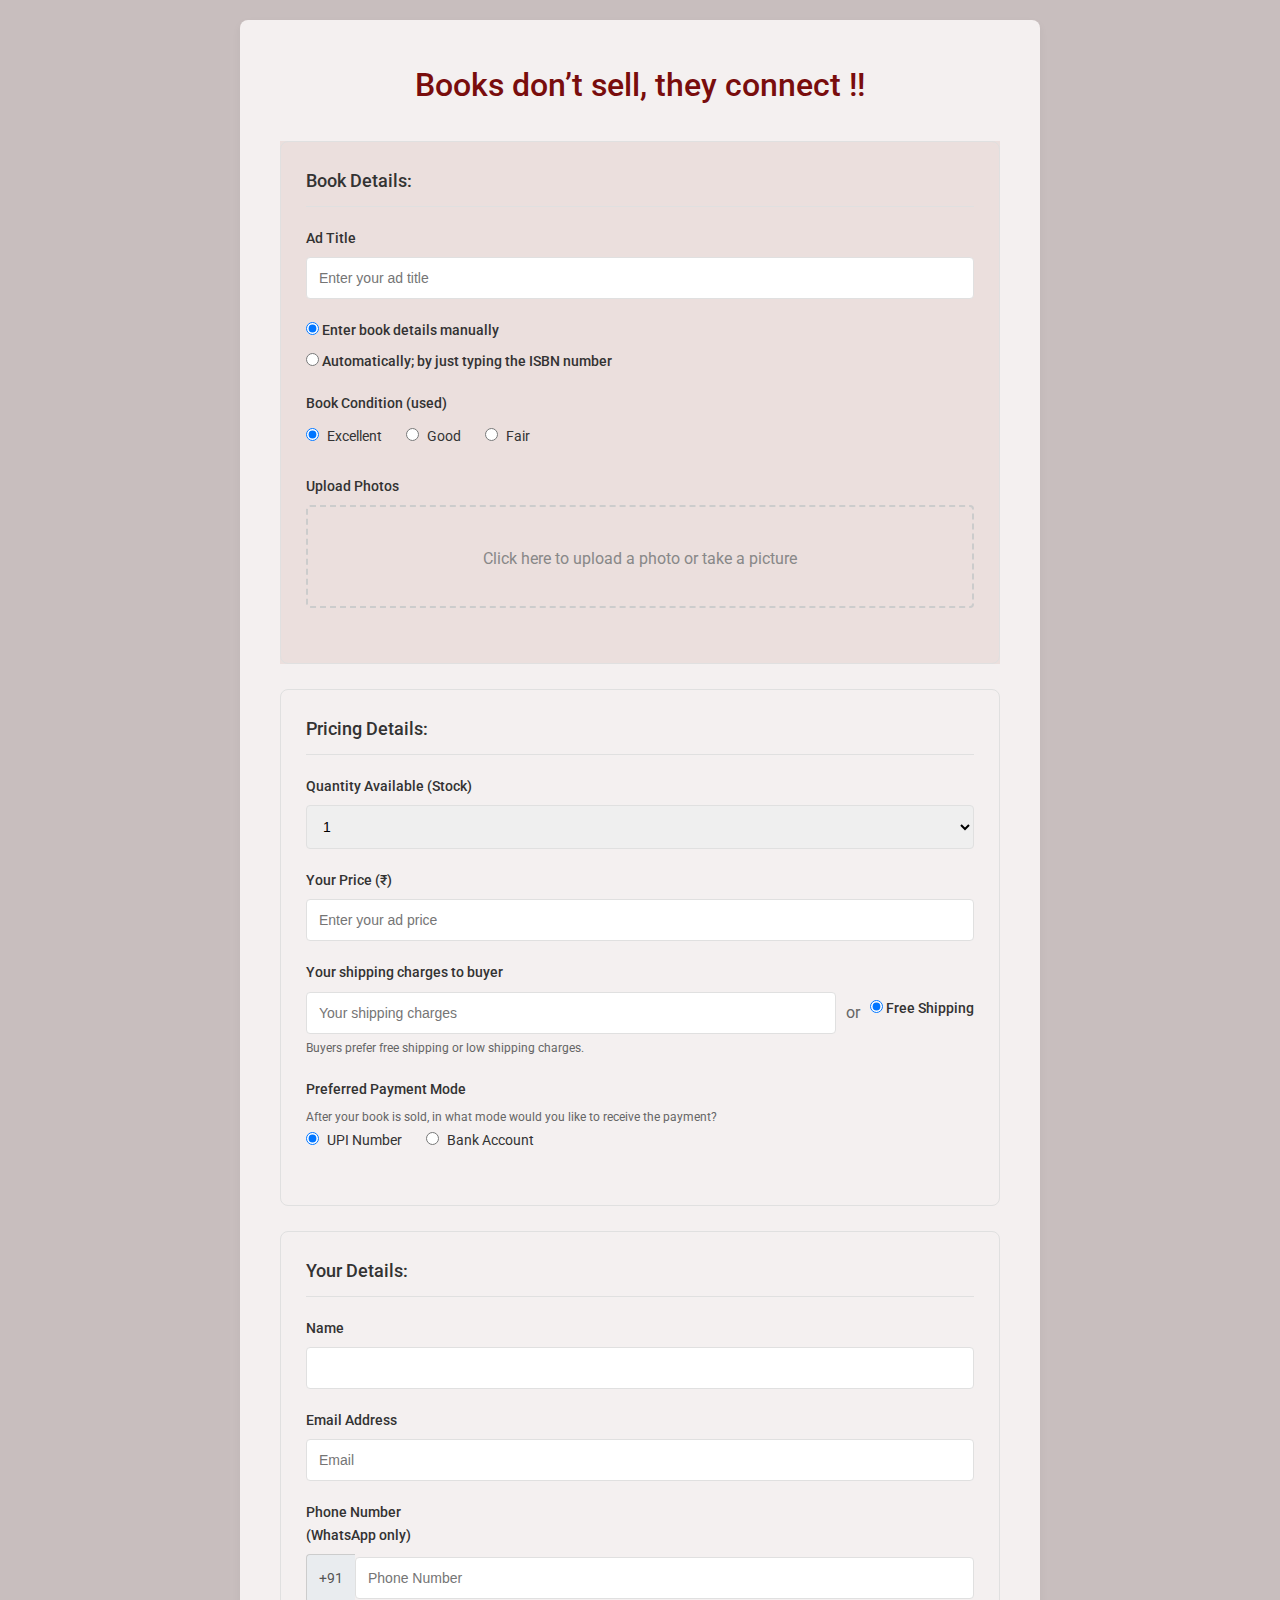
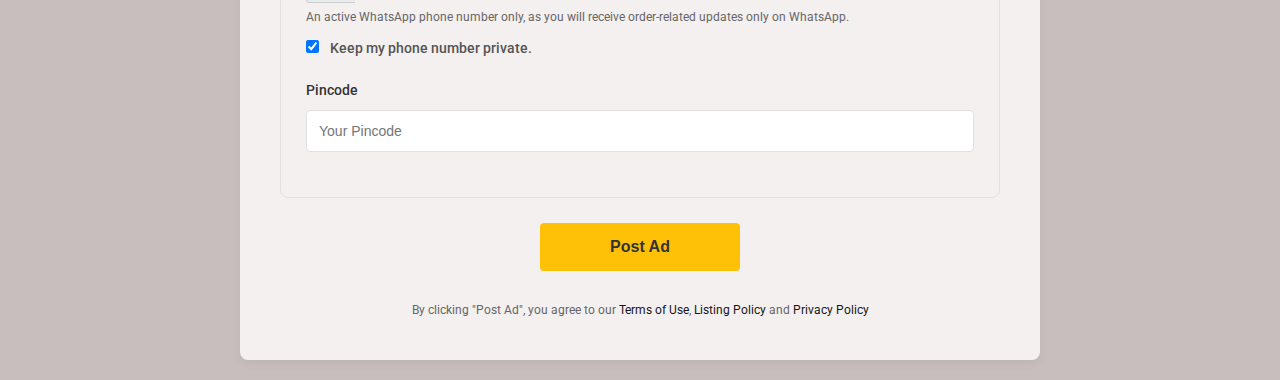
<file: sell/sell.html>
<!DOCTYPE html>
<html lang="en">

<head>
    <meta charset="UTF-8">
    <meta name="viewport" content="width=device-width, initial-scale=1.0">
    <title>Sell Your Books</title>
    <link rel="stylesheet" href="Sell.css">
    <link href="https://fonts.googleapis.com/css2?family=Roboto:wght@400;500;700&display=swap" rel="stylesheet">
</head>

<body>

    <div class="container">
        <header>
            <h1>Books don’t sell, they connect !!</h1>

        </header>

        <form>
            <div class="section">
                <div class="section-header">
                    <h2>Book Details:</h2>
                </div>
                <div class="form-group">
                    <label for="ad-title">Ad Title</label>
                    <input type="text" id="ad-title" placeholder="Enter your ad title">
                </div>
                <div class="form-group">
                    <form>
                        <!-- Radio buttons -->
                        <label>
                            <input type="radio" name="bookDetails" id="manual" checked>
                            Enter book details manually
                        </label>

                        <label>
                            <input type="radio" name="bookDetails" id="isbn">
                            Automatically; by just typing the ISBN number
                        </label>

                        <!-- Manual section -->
                        <div id="manualSection">
                            <label for="bookType">Book Type</label>
                            <select id="bookType">
                                <option value="">Please select book type</option>
                                <option value="college">College Books</option>
                                <option value="exam">Exam/Test Preparation Books</option>
                                <option value="reading">Reading Books</option>
                                <option value="school">School Books</option>
                            </select>

                            <div id="subcategorySection" style="display:none;">
                                <label for="bookCategory">Book Category</label>
                                <select id="bookCategory">
                                    <option value="">Please select book category</option>
                                </select>
                            </div>
                        </div>

                        <!-- ISBN section -->
                        <div id="isbnSection">
                            <label for="isbnInput">Enter ISBN Number</label>
                            <input type="text" id="isbnInput" placeholder="Enter 13 digit ISBN number">
                            <button type="button" id="fetchBtn">Fetch Book Details</button>
                            <div id="bookInfo">
                                <p><strong>Title:</strong> <span id="bookTitle"></span></p>
                                <p><strong>Author:</strong> <span id="bookAuthor"></span></p>
                                <p><strong>Publisher:</strong> <span id="bookPublisher"></span></p>
                                <p><strong>Published Date:</strong> <span id="bookDate"></span></p>
                            </div>
                        </div>



                        <!-- Display fetched book details -->
                    </form>

                </div>
                <div class="form-group">
                    <label>Book Condition (used)</label>
                    <div class="radio-group">
                        <label><input type="radio" name="book-condition" checked> Excellent</label>
                        <label><input type="radio" name="book-condition"> Good</label>
                        <label><input type="radio" name="book-condition"> Fair</label>
                    </div>
                </div>
                <div class="form-group">
                    <label for="upload-photos">Upload Photos</label>
                   <div class="file-upload" id="fileUploadDiv">
    <p><i class="fa fa-camera"></i> Click here to upload a photo or take a picture</p>
    <input type="file" id="uploadPhotos" accept="image/*" capture="environment" multiple style="display:none;">
</div>

<!-- Container to show previews -->
<div id="previewContainer" style="display:flex; gap:10px; margin-top:10px;"></div>

                </div>
            </div>

            <div class="section">
                <div class="section-header">
                    <h2>Pricing Details:</h2>
                </div>
                <div class="form-group">
                    <label for="quantity">Quantity Available (Stock)</label>
                    <select id="quantity">
                        <option value="1">1</option>
                        <option value="2">2</option>
                        <option value="3">3</option>
                    </select>
                </div>
                <div class="form-group">
                    <label for="price">Your Price (₹)</label>
                    <input type="text" id="price" placeholder="Enter your ad price">
                </div>
                <div class="form-group">
                    <label>Your shipping charges to buyer</label>
                    <div class="shipping-options">
                        <input type="text" placeholder="Your shipping charges">
                        <span class="or">or</span>
                        <label><input type="radio" name="shipping" checked> Free Shipping</label>
                    </div>
                    <p class="hint">Buyers prefer free shipping or low shipping charges.</p>
                </div>
                <div class="form-group">
                    <label>Preferred Payment Mode</label>
                    <p class="hint">After your book is sold, in what mode would you like to receive the payment?</p>
                    <div class="radio-group">
                        <label><input type="radio" name="payment-mode" checked> UPI Number</label>
                        <label><input type="radio" name="payment-mode"> Bank Account</label>
                    </div>
                </div>
            </div>

            <div class="section">
                <div class="section-header">
                    <h2>Your Details:</h2>
                </div>
                <div class="form-group">
                    <label for="name">Name</label>
                    <input type="text" id="name">
                </div>
                <div class="form-group">
                    <label for="email">Email Address</label>
                    <div class="input-with-icon">
                        <span class="icon"><i class="fa fa-envelope"></i></span>
                        <input type="email" id="email" placeholder="Email">
                    </div>
                </div>
                <div class="form-group">
                    <label for="phone">Phone Number<br>(WhatsApp only)</label>
                    <div class="phone-input">
                        <span>+91</span>
                        <input type="tel" id="phone" placeholder="Phone Number">
                    </div>
                    <p class="hint">An active WhatsApp phone number only, as you will receive order-related updates only
                        on WhatsApp.</p>
                    <label class="checkbox-container"><input type="checkbox" checked> Keep my phone number
                        private.</label>
                </div>
                <div class="form-group">
                    <label for="pincode">Pincode</label>
                    <input type="text" id="pincode" placeholder="Your Pincode">
                </div>
            </div>

            <button type="submit" class="btn-submit">Post Ad</button>

            <div class="footer-links">
                <p>By clicking "Post Ad", you agree to our <a href="#">Terms of Use</a>, <a href="#">Listing Policy</a>
                    and <a href="#">Privacy Policy</a></p>
            </div>
        </form>
    </div>
    <script src="sell.js"></script>
</body>

</html>
</file>
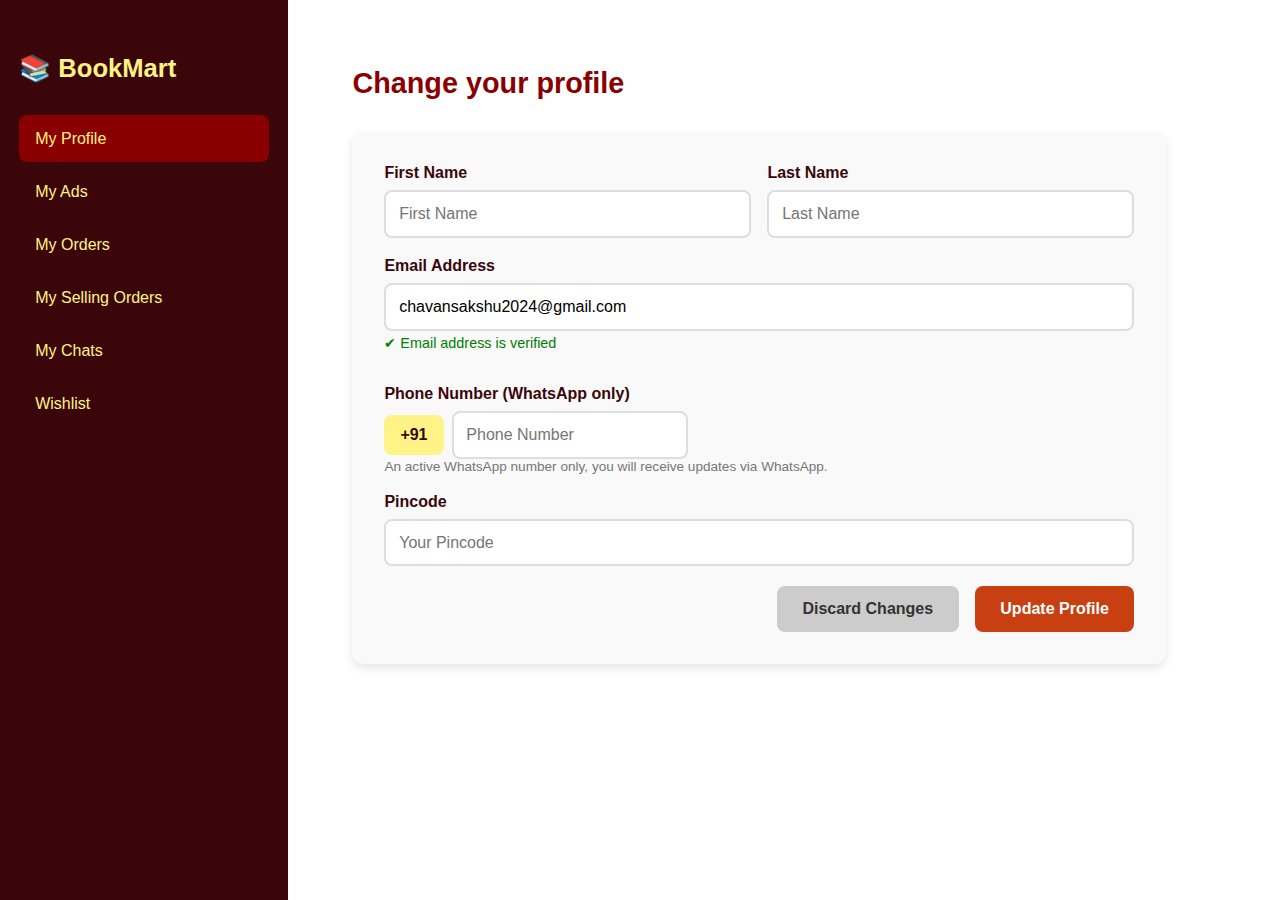
<file: public/pages/profile.html>
<!DOCTYPE html>
<html lang="en">
<head>
  <meta charset="UTF-8">
  <meta name="viewport" content="width=device-width, initial-scale=1.0">
  <title>My Profile</title>
  <link rel="stylesheet" href="profile.css">
</head>
<body>

  <div class="profile-page">
    <!-- Sidebar -->
    <aside class="sidebar">
      <h2 class="logo">📚 BookMart</h2>
      <ul class="menu">
        <li class="active">My Profile</li>
        <li>My Ads</li>
        <li>My Orders</li>
        <li>My Selling Orders</li>
        <li>My Chats</li>
        <li>Wishlist</li>
      </ul>
    </aside>

    <!-- Profile Form Section -->
    <section class="profile-section">
      <div class="header">
        <h1>Change your profile</h1>
      </div>

      <form class="profile-form">
        <div class="form-row">
          <div class="input-group">
            <label>First Name</label>
            <input type="text" placeholder="First Name">
          </div>

          <div class="input-group">
            <label>Last Name</label>
            <input type="text" placeholder="Last Name">
          </div>
        </div>

        <div class="input-group">
          <label>Email Address</label>
          <input type="email" value="chavansakshu2024@gmail.com">
          <p class="verified">✔ Email address is verified</p>
        </div>

        <div class="input-group">
          <label>Phone Number (WhatsApp only)</label>
          <div class="phone-field">
            <span>+91</span>
            <input type="tel" placeholder="Phone Number">
          </div>
          <small>An active WhatsApp number only, you will receive updates via WhatsApp.</small>
        </div>

        <div class="input-group">
          <label>Pincode</label>
          <input type="text" placeholder="Your Pincode">
        </div>

        <div class="buttons">
          <button type="reset" class="discard-btn">Discard Changes</button>
          <button type="submit" class="update-btn">Update Profile</button>
        </div>
      </form>
    </section>
  </div>

  <script src="profile.js"></script>
</body>
</html>
</file>
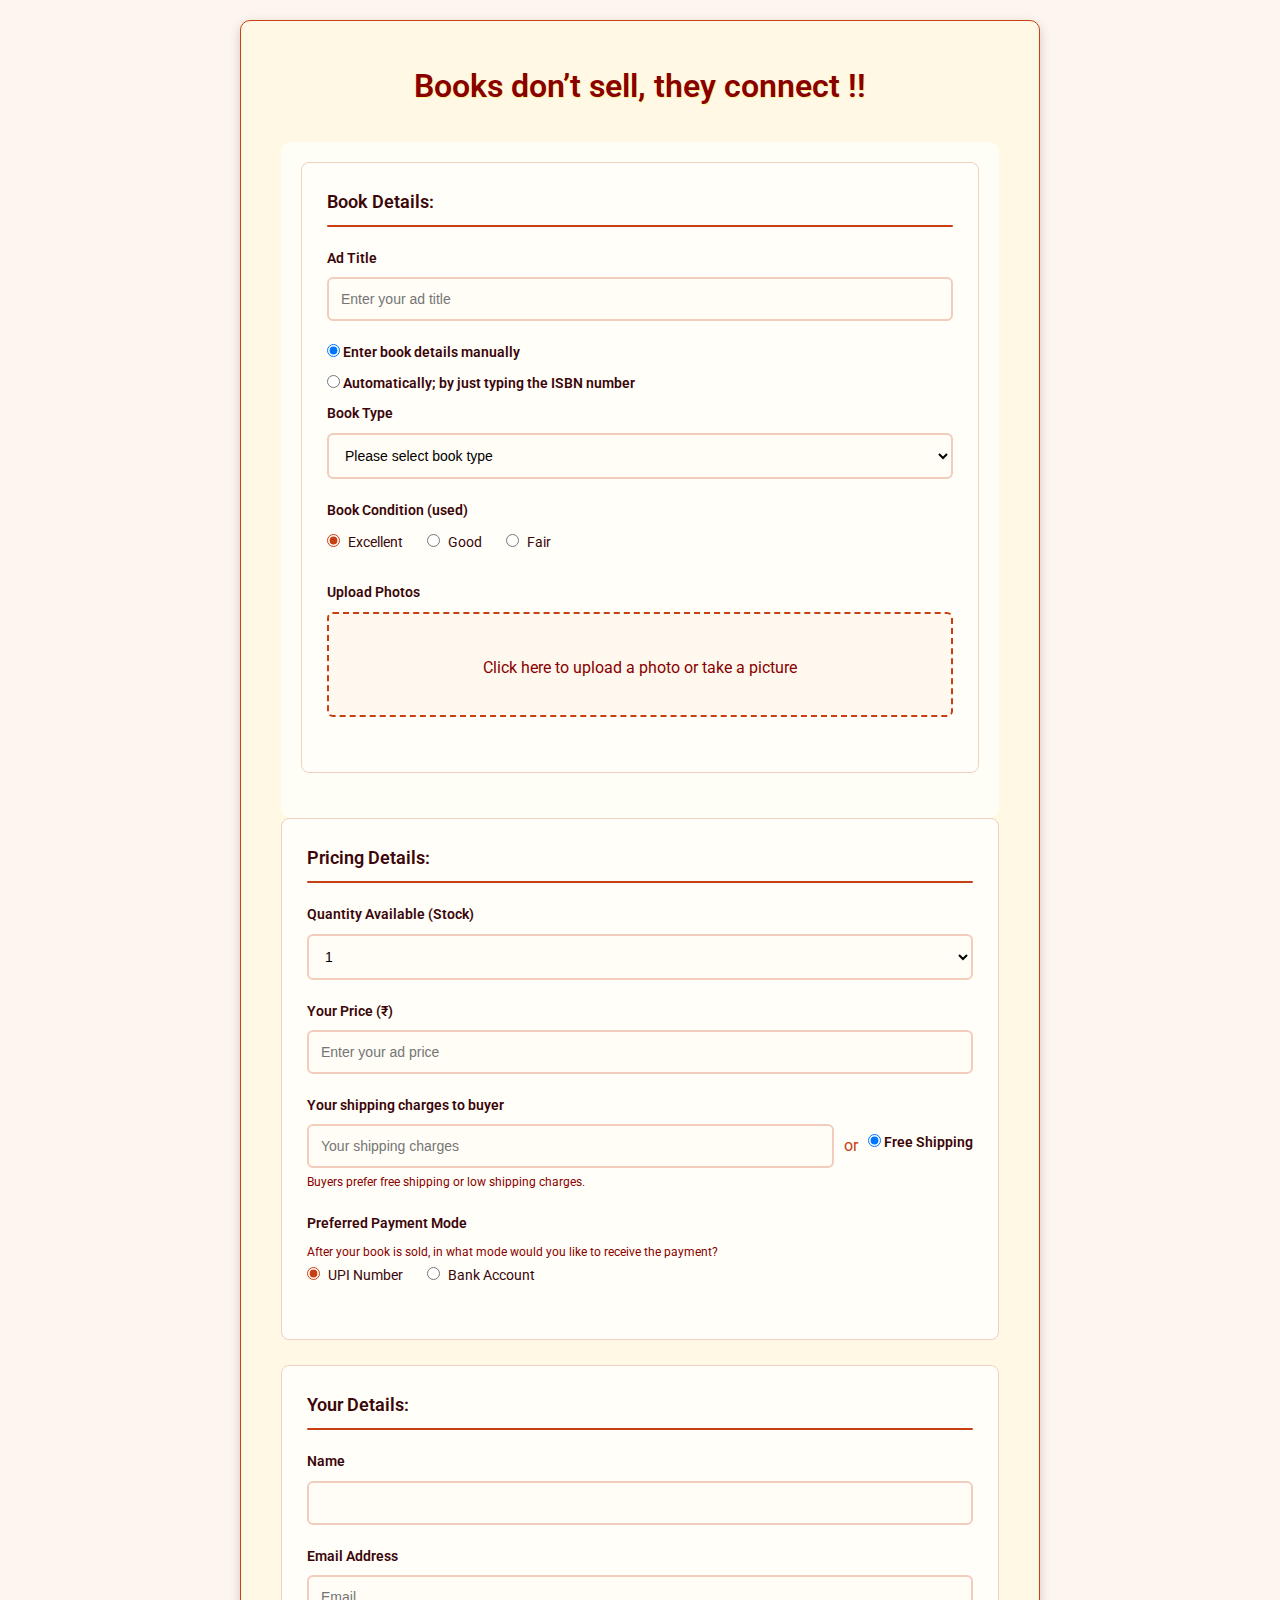
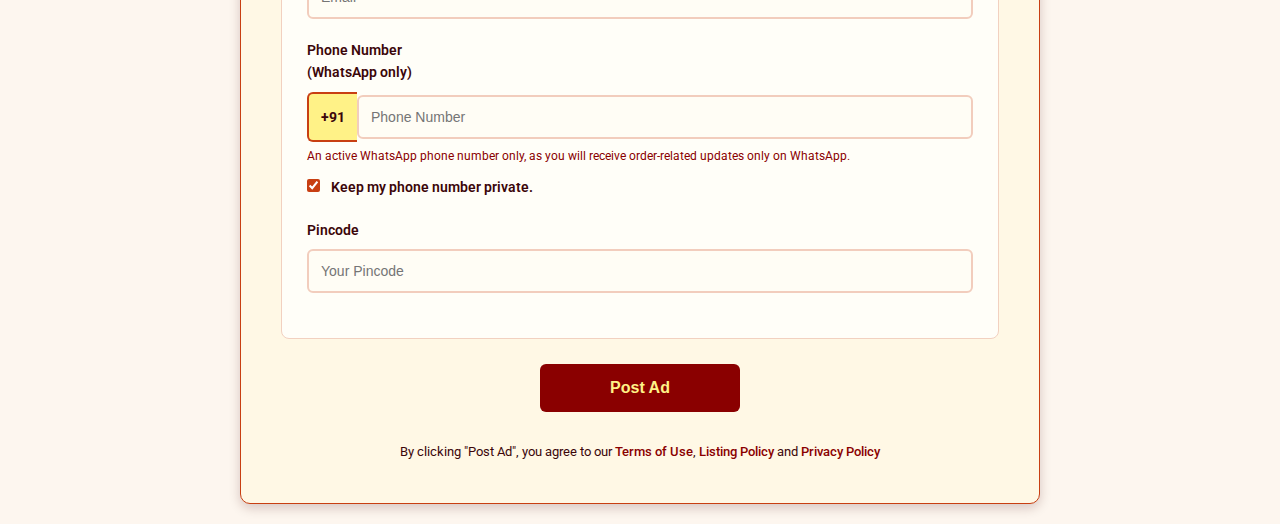
<file: public/pages/sellpage.html>
<!DOCTYPE html>
<html lang="en">

<head>
    <meta charset="UTF-8">
    <meta name="viewport" content="width=device-width, initial-scale=1.0">
    <title>Sell Your Books</title>
    <link rel="stylesheet" href="sellpage.css">
    <link href="https://fonts.googleapis.com/css2?family=Roboto:wght@400;500;700&display=swap" rel="stylesheet">
</head>

<body>

    <div class="container">
        <header>
            <h1>Books don’t sell, they connect !!</h1>

        </header>

        <form>
            <div class="section">
                <div class="section-header">
                    <h2>Book Details:</h2>
                </div>
                <div class="form-group">
                    <label for="ad-title">Ad Title</label>
                    <input type="text" id="ad-title" placeholder="Enter your ad title">
                </div>
                <div class="form-group">
                    <form>
                        <!-- Radio buttons -->
                        <label>
                            <input type="radio" name="bookDetails" id="manual" checked>
                            Enter book details manually
                        </label>

                        <label>
                            <input type="radio" name="bookDetails" id="isbn">
                            Automatically; by just typing the ISBN number
                        </label>

                        <!-- Manual section -->
                        <div id="manualSection">
                            <label for="bookType">Book Type</label>
                            <select id="bookType">
                                <option value="">Please select book type</option>
                                <option value="college">College Books</option>
                                <option value="exam">Exam/Test Preparation Books</option>
                                <option value="reading">Reading Books</option>
                                <option value="school">School Books</option>
                            </select>

                            <div id="subcategorySection" style="display:none;">
                                <label for="bookCategory">Book Category</label>
                                <select id="bookCategory">
                                    <option value="">Please select book category</option>
                                </select>
                            </div>
                        </div>

                        <!-- ISBN section -->
                        <div id="isbnSection">
                            <label for="isbnInput">Enter ISBN Number</label>
                            <input type="text" id="isbnInput" placeholder="Enter 13 digit ISBN number">
                            <button type="button" id="fetchBtn">Fetch Book Details</button>
                            <div id="bookInfo">
                                <p><strong>Title:</strong> <span id="bookTitle"></span></p>
                                <p><strong>Author:</strong> <span id="bookAuthor"></span></p>
                                <p><strong>Publisher:</strong> <span id="bookPublisher"></span></p>
                                <p><strong>Published Date:</strong> <span id="bookDate"></span></p>
                            </div>
                        </div>



                        <!-- Display fetched book details -->
                    </form>

                </div>
                <div class="form-group">
                    <label>Book Condition (used)</label>
                    <div class="radio-group">
                        <label><input type="radio" name="book-condition" checked> Excellent</label>
                        <label><input type="radio" name="book-condition"> Good</label>
                        <label><input type="radio" name="book-condition"> Fair</label>
                    </div>
                </div>
                <div class="form-group">
                    <label for="upload-photos">Upload Photos</label>
                   <div class="file-upload" id="fileUploadDiv">
    <p><i class="fa fa-camera"></i> Click here to upload a photo or take a picture</p>
    <input type="file" id="uploadPhotos" accept="image/*" capture="environment" multiple style="display:none;">
</div>

<!-- Container to show previews -->
<div id="previewContainer" style="display:flex; gap:10px; margin-top:10px;"></div>

                </div>
            </div>

            <div class="section">
                <div class="section-header">
                    <h2>Pricing Details:</h2>
                </div>
                <div class="form-group">
                    <label for="quantity">Quantity Available (Stock)</label>
                    <select id="quantity">
                        <option value="1">1</option>
                        <option value="2">2</option>
                        <option value="3">3</option>
                    </select>
                </div>
                <div class="form-group">
                    <label for="price">Your Price (₹)</label>
                    <input type="text" id="price" placeholder="Enter your ad price">
                </div>
                <div class="form-group">
                    <label>Your shipping charges to buyer</label>
                    <div class="shipping-options">
                        <input type="text" placeholder="Your shipping charges">
                        <span class="or">or</span>
                        <label><input type="radio" name="shipping" checked> Free Shipping</label>
                    </div>
                    <p class="hint">Buyers prefer free shipping or low shipping charges.</p>
                </div>
                <div class="form-group">
                    <label>Preferred Payment Mode</label>
                    <p class="hint">After your book is sold, in what mode would you like to receive the payment?</p>
                    <div class="radio-group">
                        <label><input type="radio" name="payment-mode" checked> UPI Number</label>
                        <label><input type="radio" name="payment-mode"> Bank Account</label>
                    </div>
                </div>
            </div>

            <div class="section">
                <div class="section-header">
                    <h2>Your Details:</h2>
                </div>
                <div class="form-group">
                    <label for="name">Name</label>
                    <input type="text" id="name">
                </div>
                <div class="form-group">
                    <label for="email">Email Address</label>
                    <div class="input-with-icon">
                        <span class="icon"><i class="fa fa-envelope"></i></span>
                        <input type="email" id="email" placeholder="Email">
                    </div>
                </div>
                <div class="form-group">
                    <label for="phone">Phone Number<br>(WhatsApp only)</label>
                    <div class="phone-input">
                        <span>+91</span>
                        <input type="tel" id="phone" placeholder="Phone Number">
                    </div>
                    <p class="hint">An active WhatsApp phone number only, as you will receive order-related updates only
                        on WhatsApp.</p>
                    <label class="checkbox-container"><input type="checkbox" checked> Keep my phone number
                        private.</label>
                </div>
                <div class="form-group">
                    <label for="pincode">Pincode</label>
                    <input type="text" id="pincode" placeholder="Your Pincode">
                </div>
            </div>

            <button type="submit" class="btn-submit">Post Ad</button>

            <div class="footer-links">
                <p>By clicking "Post Ad", you agree to our <a href="#">Terms of Use</a>, <a href="#">Listing Policy</a>
                    and <a href="#">Privacy Policy</a></p>
            </div>
        </form>
    </div>
    <script src="sellpage.js"></script>
</body>
</html>
</file>
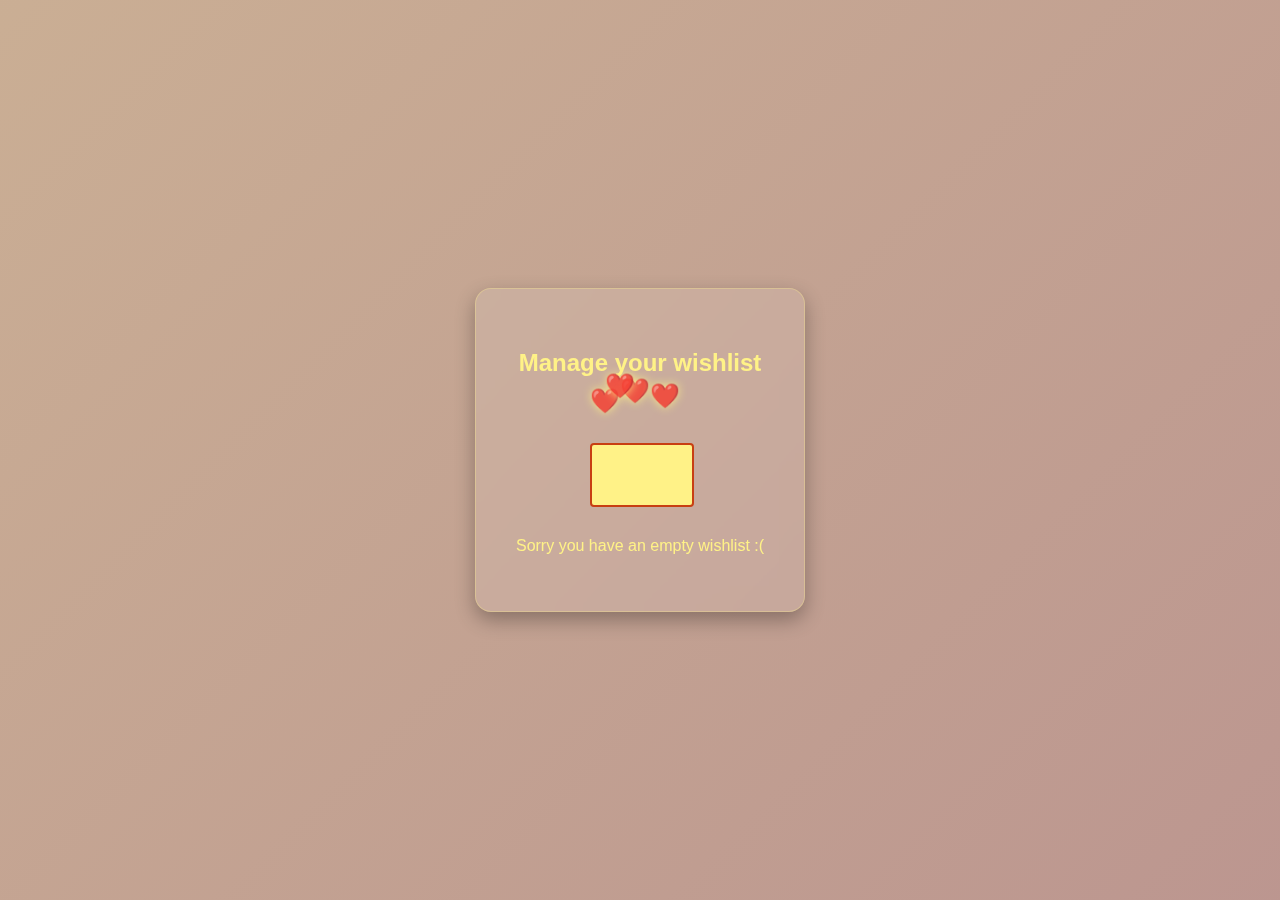
<file: public/pages/wishlist.html>
<!DOCTYPE html>
<html lang="en">
<head>
  <meta charset="UTF-8" />
  <meta name="viewport" content="width=device-width, initial-scale=1.0"/>
  <title>Wishlist</title>
  <link rel="stylesheet" href="wishlist.css" />
</head>
<body>

  <div class="wishlist-container">
    <h2>Manage your wishlist</h2>
    <div class="empty-wishlist">
      <div class="box">
        <div class="heart heart1">❤️</div>
        <div class="heart heart2">❤️</div>
        <div class="heart heart3">❤️</div>
        <div class="heart heart4">❤️</div>
        <div class="box-shape"></div>
      </div>
      <p>Sorry you have an empty wishlist :(</p>
    </div>
  </div>

  <script src="wishlist.js"></script>
</body>
</html>
</file>
<file: public/pages/profile.css>
:root {
  --dark-maroon: #3B060A;
  --deep-red: #8A0000;
  --orange-red: #C83F12;
  --soft-yellow: #FFF287;
  --light-bg: #f9f9f9;
  --white: #ffffff;
  --border: #ddd;
  --text-dark: #333;
}

body {
  margin: 0;
  font-family: 'Poppins', sans-serif;
  background: var(--light-bg);
  color: var(--text-dark);
}

/* Layout Container */
.profile-page {
  display: flex;
  height: 100vh;
  width: 100%;
}

/* Sidebar */
.sidebar {
  width: 250px;
  background-color: var(--dark-maroon);
  color: var(--soft-yellow);
  padding: 2rem 1.2rem;
  display: flex;
  flex-direction: column;
}

.logo {
  font-size: 1.6rem;
  font-weight: 700;
  margin-bottom: 2rem;
}

.menu {
  list-style: none;
  padding: 0;
  margin: 0;
  flex-grow: 1;
}

.menu li {
  padding: 0.9rem 1rem;
  margin-bottom: 0.4rem;
  border-radius: 8px;
  cursor: pointer;
  transition: background 0.3s;
}

.menu li:hover {
  background-color: var(--orange-red);
}

.menu .active {
  background-color: var(--deep-red);
}

/* Main Profile Section */
.profile-section {
  flex: 1;
  padding: 3rem 4rem;
  background-color: var(--white);
  overflow-y: auto;
}

.header h1 {
  color: var(--deep-red);
  margin-bottom: 2rem;
  font-size: 1.8rem;
}

/* Form Styling */
.profile-form {
  background: var(--light-bg);
  border-radius: 12px;
  padding: 2rem;
  box-shadow: 0 4px 10px rgba(0,0,0,0.1);
  max-width: 750px;
}

/* Two-column row */
.form-row {
  display: flex;
  gap: 1rem;
}

.input-group {
  display: flex;
  flex-direction: column;
  flex: 1;
  margin-bottom: 1.2rem;
}

label {
  font-weight: 600;
  color: var(--dark-maroon);
  margin-bottom: 0.5rem;
}

input {
  padding: 0.8rem;
  border: 2px solid var(--border);
  border-radius: 8px;
  font-size: 1rem;
  transition: 0.3s;
}

input:focus {
  border-color: var(--orange-red);
  outline: none;
}

.phone-field {
  display: flex;
  gap: 0.5rem;
  align-items: center;
}

.phone-field span {
  background: var(--soft-yellow);
  color: var(--dark-maroon);
  font-weight: bold;
  padding: 0.7rem 1rem;
  border-radius: 8px;
}

.verified {
  color: green;
  font-size: 0.9rem;
  margin-top: 0.3rem;
}

small {
  color: #777;
  font-size: 0.85rem;
}

/* Buttons */
.buttons {
  display: flex;
  justify-content: flex-end;
  gap: 1rem;
  margin-top: 1rem;
}

button {
  padding: 0.9rem 1.6rem;
  border: none;
  border-radius: 8px;
  font-weight: bold;
  cursor: pointer;
  font-size: 1rem;
  transition: 0.3s;
}

.discard-btn {
  background-color: #ccc;
  color: #333;
}

.update-btn {
  background-color: var(--orange-red);
  color: white;
}

.update-btn:hover {
  background-color: var(--deep-red);
}

/* Responsive Design */
@media (max-width: 850px) {
  .profile-page {
    flex-direction: column;
  }

  .sidebar {
    flex-direction: row;
    align-items: center;
    justify-content: space-around;
    width: 100%;
  }

  .profile-section {
    padding: 2rem;
  }

  .form-row {
    flex-direction: column;
  }
}
</file>
<file: public/pages/wishlist.css>
body {
  margin: 0;
  font-family: Arial, sans-serif;
  background: linear-gradient(135deg, #9e6b3b8b, #640b0b76, #301005, #bc682c28);
  background-size: 400% 400%;
  animation: gradientShift 20s ease infinite;
  display: flex;
  justify-content: center;
  align-items: center;
  height: 100vh;
}

/* Animated Gradient Background */
@keyframes gradientShift {
  0% { background-position: 0% 50%; }
  50% { background-position: 100% 50%; }
  100% { background-position: 0% 50%; }
}

.wishlist-container {
  text-align: center;
  background-color: rgba(255, 255, 255, 0.1); /* Light transparent white over gradient */
  backdrop-filter: blur(10px);
  padding: 40px;
  border-radius: 16px;
  box-shadow: 0 8px 20px rgba(0, 0, 0, 0.3);
  color: #FFF287;
  border: 1px solid rgba(255, 242, 135, 0.3);
}

h2 {
  color: #FFF287;
  margin-bottom: 30px;
  font-size: 24px;
}

.empty-wishlist {
  display: flex;
  flex-direction: column;
  align-items: center;
}

.box {
  position: relative;
  width: 120px;
  height: 100px;
  margin-bottom: 20px;
}

.box-shape {
  width: 100px;
  height: 60px;
  background: #FFF287;
  border: 2px solid #C83F12;
  border-radius: 4px;
  margin: 0 auto;
  position: absolute;
  bottom: 0;
  left: 10px;
}

.heart {
  position: absolute;
  font-size: 24px;
  animation: float 3s infinite ease-in-out;
  color: #C83F12;
  text-shadow: 0 0 10px #FFF287;
  opacity: 0.85;
}

.heart1 { top: -20px; left: 10px; animation-delay: 0s; }
.heart2 { top: -30px; left: 40px; animation-delay: 0.3s; }
.heart3 { top: -25px; left: 70px; animation-delay: 0.6s; }
.heart4 { top: -35px; left: 25px; animation-delay: 0.9s; }

@keyframes float {
  0% { transform: translateY(0); opacity: 0.7; }
  50% { transform: translateY(-15px); opacity: 1; }
  100% { transform: translateY(0); opacity: 0.7; }
}

.empty-wishlist p {
  font-size: 16px;
  color: #FFF287;
  margin-top: 10px;
}
</file>
<file: sell/Sell.css>
/* Basic Reset and Font */
* {
    box-sizing: border-box;
    margin: 0;
    padding: 0;
}

body {
    font-family: 'Roboto', sans-serif;
    background-color: #c8bebe;
    color: #333;
    line-height: 1.6;
    padding: 20px;
    display: flex;
    justify-content: center;
}

.container {
    max-width: 800px;
    width: 100%;
    background-color: #f4f0f0;
    padding: 40px;
    border-radius: 8px;
    box-shadow: 0 4px 10px rgba(0, 0, 0, 0.05);
}

/* Header */
header {
    text-align: center;
    margin-bottom: 30px;
    
}

header h1 {
    font-size: 24px;
    font-weight: 500;
    margin-bottom: 10px;
    font-size: 32px;
    color: #790d0d;
}

header a {
    color: #007bff;
    text-decoration: none;
    font-size: 14px;
}

/* Form Sections */
form{
    background-color: #c396862d;
}

.section {
    border: 1px solid #e0e0e0;
    border-radius: 8px;
    padding: 25px;
    margin-bottom: 25px;
}

.section-header {
    margin-bottom: 20px;
}

.section-header h2 {
    font-size: 18px;
    font-weight: 500;

}

.section-header h2::after {
    content: '';
    display: block;
    width: 100%;
    height: 1px;
    background-color: #e0e0e0;
    margin-top: 10px;
}

/* Form Groups */
.form-group {
    margin-bottom: 20px;
    
}

.form-group label {
    display: block;
    font-weight: 500;
    margin-bottom: 8px;
    font-size: 14px;
}

.form-group input[type="text"],
.form-group input[type="email"],
.form-group input[type="tel"],
.form-group select {
    width: 100%;
    padding: 12px;
    border: 1px solid  #e0e0e0;
    border-radius: 4px;
    font-size: 14px;
    outline: none;
    transition: border-color 0.3s;
}

.form-group input:focus,
.form-group select:focus {
    border-color: #007bff;
}

.form-group .hint {
    font-size: 12px;
    color: #666;
    margin-top: 5px;
}

/* Specific Styles */
.radio-group label {
    display: inline-block;
    margin-right: 20px;
    font-weight: normal;
    font-size: 14px;
}

.radio-group input[type="radio"] {
    margin-right: 5px;
} 

#manualSection,
#isbnSection {
  display: none; /* both hidden by default, JS will show the right one */
}



.btn-primary {
    background-color: #007bff;
    color:  #e0e0e0;
    border: none;
    padding: 10px 20px;
    border-radius: 4px;
    cursor: pointer;
    font-size: 14px;
    margin-top: 10px;
}

.file-upload {
    border: 2px dashed #ccc;
    border-radius: 4px;
    text-align: center;
    padding: 30px;
    cursor: pointer;
    color: #888;
}

.file-upload i {
    font-size: 24px;
    margin-bottom: 10px;
}

.shipping-options {
    display: flex;
    align-items: center;
}

.shipping-options input[type="text"] {
    flex: 1;
}

.shipping-options .or {
    margin: 0 10px;
    color: #666;
}

.input-with-icon {
    position: relative;
}

.input-with-icon .icon {
    position: absolute;
    left: 12px;
    top: 50%;
    transform: translateY(-50%);
    color: #999;
}

.input-with-icon input {
    padding-left: 40px;
}

.phone-input {
    display: flex;
    align-items: center;
}

.phone-input span {
    background-color: #e9ecef;
    padding: 12px;
    border: 1px solid #ccc;
    border-right: none;
    border-radius: 4px 0 0 4px;
    font-size: 14px;
    color: #555;
}

.phone-input input {
    border-radius: 0 4px 4px 0;
}

.checkbox-container {
    display: flex;
    align-items: center;
    font-size: 14px;
    color: #555;
    margin-top: 10px;
}

.checkbox-container input[type="checkbox"] {
    margin-right: 8px;
}

/* Post Ad Button */
.btn-submit {
    width: 200px;
    padding: 15px;
    background-color: #ffc107;
    color: #333;
    font-size: 16px;
    font-weight: bold;
    border: none;
    border-radius: 4px;
    cursor: pointer;
    margin: 20px auto;
    display: block;
    transition: background-color 0.3s;
}

.btn-submit:hover {
    background-color: #e0a800;
}

/* Footer Links */
.footer-links {
    text-align: center;
    font-size: 12px;
    color: #666;
    margin-top: 30px;
}

.footer-links a {
    color: #151616;
    text-decoration: none;
}
</file>
<file: public/pages/sellpage.css>
/* Basic Reset and Font */
* {
  box-sizing: border-box;
  margin: 0;
  padding: 0;
}

body {
  font-family: 'Roboto', sans-serif;
  background-color: #fdf6ef;
  color: #3B060A;
  line-height: 1.6;
  padding: 20px;
  display: flex;
  justify-content: center;
}

.container {
  max-width: 800px;
  width: 100%;
  background-color: #fff8e5;
  padding: 40px;
  border-radius: 10px;
  box-shadow: 0 4px 12px rgba(59, 6, 10, 0.2);
  border: 1px solid #C83F12;
}

/* Header */
header {
  text-align: center;
  margin-bottom: 30px;
}

header h1 {
  font-size: 32px;
  font-weight: 600;
  color: #8A0000;
  margin-bottom: 10px;
  text-shadow: 1px 1px 0 #FFF287;
}

header a {
  color: #C83F12;
  text-decoration: none;
  font-size: 14px;
}

header a:hover {
  text-decoration: underline;
  color: #8A0000;
}

/* Form Sections */
form {
  background-color: #fffef6;
  border-radius: 10px;
  padding: 20px;
}

.section {
  border: 1px solid #f2d1c0;
  border-radius: 8px;
  padding: 25px;
  margin-bottom: 25px;
  background-color: #fffef8;
}

.section-header {
  margin-bottom: 20px;
}

.section-header h2 {
  font-size: 18px;
  font-weight: 600;
  color: #3B060A;
}

.section-header h2::after {
  content: '';
  display: block;
  width: 100%;
  height: 2px;
  background-color: #C83F12;
  margin-top: 8px;
  border-radius: 2px;
}

/* Form Groups */
.form-group {
  margin-bottom: 20px;
}

.form-group label {
  display: block;
  font-weight: 600;
  margin-bottom: 8px;
  font-size: 14px;
  color: #3B060A;
}

.form-group input[type="text"],
.form-group input[type="email"],
.form-group input[type="tel"],
.form-group select {
  width: 100%;
  padding: 12px;
  border: 2px solid #f2cdbd;
  border-radius: 6px;
  font-size: 14px;
  outline: none;
  transition: border-color 0.3s, box-shadow 0.3s;
  background-color: #fffdf5;
}

.form-group input:focus,
.form-group select:focus {
  border-color: #8A0000;
  box-shadow: 0 0 5px rgba(138, 0, 0, 0.4);
}

.form-group .hint {
  font-size: 12px;
  color: #8A0000;
  margin-top: 5px;
}

/* Radio Buttons */
.radio-group label {
  display: inline-block;
  margin-right: 20px;
  font-weight: normal;
  font-size: 14px;
  color: #3B060A;
}

.radio-group input[type="radio"] {
  accent-color: #C83F12;
  margin-right: 5px;
}

#manualSection,
#isbnSection {
  display: none;
}

/* Buttons */
.btn-primary {
  background-color: #C83F12;
  color: #FFF287;
  border: none;
  padding: 10px 20px;
  border-radius: 6px;
  cursor: pointer;
  font-size: 14px;
  margin-top: 10px;
  font-weight: bold;
  transition: all 0.3s ease;
}

.btn-primary:hover {
  background-color: #8A0000;
}

/* File Upload */
.file-upload {
  border: 2px dashed #C83F12;
  border-radius: 6px;
  text-align: center;
  padding: 30px;
  cursor: pointer;
  color: #8A0000;
  background-color: #fff8ee;
  transition: all 0.3s ease;
}

.file-upload:hover {
  background-color: #FFF287;
  border-color: #8A0000;
}

.file-upload i {
  font-size: 26px;
  margin-bottom: 10px;
}

/* Shipping Options */
.shipping-options {
  display: flex;
  align-items: center;
}

.shipping-options input[type="text"] {
  flex: 1;
}

.shipping-options .or {
  margin: 0 10px;
  color: #C83F12;
}

/* Input with Icon */
.input-with-icon {
  position: relative;
}

.input-with-icon .icon {
  position: absolute;
  left: 12px;
  top: 50%;
  transform: translateY(-50%);
  color: #C83F12;
}

.input-with-icon input {
  padding-left: 40px;
}

/* Phone Input */
.phone-input {
  display: flex;
  align-items: center;
}

.phone-input span {
  background-color: #FFF287;
  padding: 12px;
  border: 2px solid #C83F12;
  border-right: none;
  border-radius: 6px 0 0 6px;
  font-size: 14px;
  color: #3B060A;
  font-weight: bold;
}

.phone-input input {
  border-radius: 0 6px 6px 0;
}

/* Checkbox */
.checkbox-container {
  display: flex;
  align-items: center;
  font-size: 14px;
  color: #3B060A;
  margin-top: 10px;
}

.checkbox-container input[type="checkbox"] {
  accent-color: #C83F12;
  margin-right: 8px;
}

/* Submit Button */
.btn-submit {
  width: 200px;
  padding: 15px;
  background-color: #8A0000;
  color: #FFF287;
  font-size: 16px;
  font-weight: bold;
  border: none;
  border-radius: 6px;
  cursor: pointer;
  margin: 20px auto;
  display: block;
  transition: background-color 0.3s ease;
}

.btn-submit:hover {
  background-color: #C83F12;
}

/* Footer Links */
.footer-links {
  text-align: center;
  font-size: 13px;
  color: #3B060A;
  margin-top: 30px;
}

.footer-links a {
  color: #8A0000;
  text-decoration: none;
  font-weight: 500;
}

.footer-links a:hover {
  color: #C83F12;
  text-decoration: underline;
}
</file>
